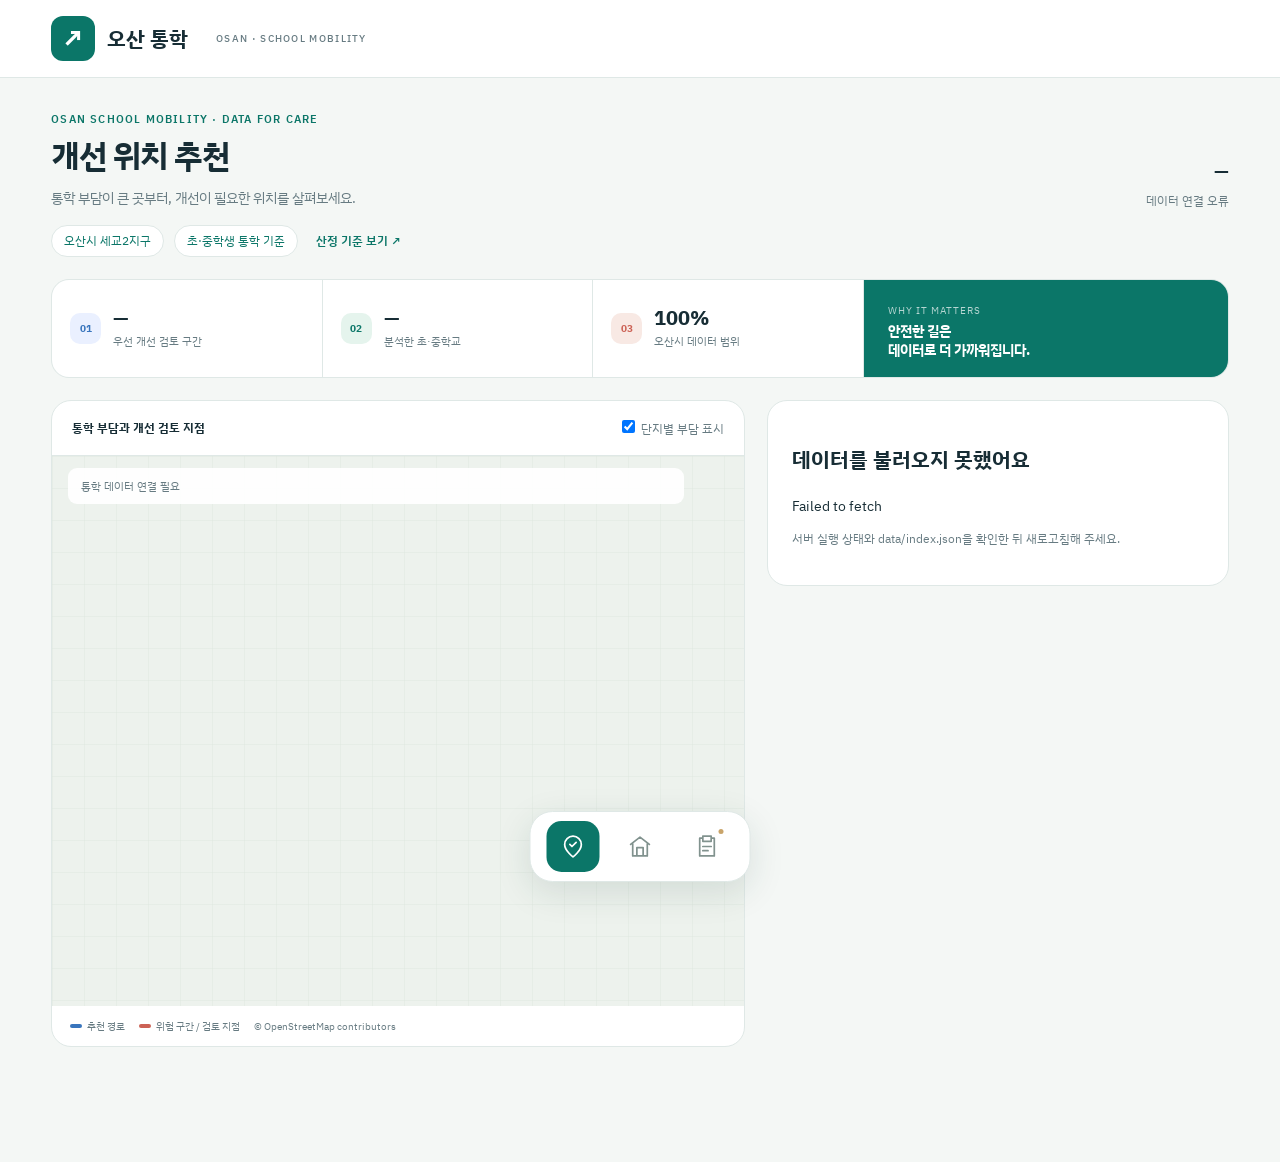
<file: web/index.html>
<!doctype html>
<html lang="ko">
<head>
<style>.map-status:empty{display:none}</style>
<meta charset="utf-8"><meta name="viewport" content="width=device-width,initial-scale=1">
<title>오산 통학 · 함께 만드는 편안한 등굣길</title>
<link rel="preconnect" href="https://fonts.googleapis.com">
<link rel="preconnect" href="https://fonts.gstatic.com" crossorigin>
<link href="https://fonts.googleapis.com/css2?family=IBM+Plex+Sans+KR:wght@400;500;600;700&display=swap" rel="stylesheet">
<link rel="stylesheet" href="app.css?v=20261016-5">
</head>
<body>
<header class="top"><a class="brand" href="#recommend"><span class="brand-icon">↗</span>오산 통학<span class="brand-sub">OSAN · SCHOOL MOBILITY</span></a></header>
<main>
  <section class="intro"><div><p class="eyebrow">OSAN SCHOOL MOBILITY · DATA FOR CARE</p><h1 id="pageTitle">개선 위치 추천</h1><p id="pageDesc">통학 부담이 큰 곳부터, 개선이 필요한 위치를 살펴보세요.</p><div class="intro-actions"><span class="scope-chip">오산시 세교2지구</span><span class="scope-chip">초·중학생 통학 기준</span><button class="text-button" id="methodButton" type="button">산정 기준 보기 ↗</button></div></div><div class="coverage"><strong id="coverage">—</strong><span id="dataStatus">데이터 확인 중</span></div></section>
  <section class="impact-strip" aria-label="프로젝트 핵심 지표">
    <div class="impact-item"><span class="impact-icon">01</span><div><strong id="riskCount">—</strong><small>우선 개선 검토 구간</small></div></div>
    <div class="impact-item"><span class="impact-icon mint">02</span><div><strong id="schoolCount">—</strong><small>분석한 초·중학교</small></div></div>
    <div class="impact-item"><span class="impact-icon coral">03</span><div><strong>100%</strong><small>오산시 데이터 범위</small></div></div>
    <div class="impact-message"><span>WHY IT MATTERS</span><strong>안전한 길은<br>데이터로 더 가까워집니다.</strong></div>
  </section>
  <div class="workspace">
    <section class="map-card" aria-label="통학 지도"><div class="map-toolbar"><span id="mapTitle">통학 부담과 개선 검토 지점</span><label><input type="checkbox" id="burden" checked> 단지별 부담 표시</label></div><div class="map-stage"><div id="naverMap"></div><svg id="overview" viewBox="0 0 800 650" role="img" aria-label="실제 좌표 기반 통학 경로 개요"></svg><div id="mapStatus" class="map-status" role="status"></div></div><div class="legend"><span><i class="blue"></i>추천 경로</span><span><i class="red"></i>위험 구간 / 검토 지점</span><span>© OpenStreetMap contributors</span></div></section>
    <section class="panel" id="panel" aria-label="분석 결과" aria-live="polite"><p>통학 데이터를 불러오는 중입니다.</p></section>
  </div>
</main>
<nav class="bottom-nav" aria-label="주요 메뉴">
  <button data-page="recommend" aria-label="개선 위치 추천" title="개선 위치 추천" aria-current="page"><svg viewBox="0 0 24 24" aria-hidden="true"><path d="M20 10c0 6-8 12-8 12S4 16 4 10a8 8 0 1 1 16 0Z"/><path d="m9 10 2 2 4-4"/></svg><span class="tooltip">개선 위치 추천</span></button>
  <button data-page="commute" aria-label="우리 집 통학길" title="우리 집 통학길"><svg viewBox="0 0 24 24" aria-hidden="true"><path d="m3 10 9-7 9 7M5 9v12h14V9M9 21v-8h6v8"/></svg><span class="tooltip">우리 집 통학길</span></button>
  <button id="surveyButton" aria-label="현장 의견조사 · 설문 조사" title="현장 의견조사 · 설문 조사"><svg viewBox="0 0 24 24" aria-hidden="true"><path d="M8 4H5v17h14V4h-3M8 2h8v5H8zM8 12h8M8 16h5"/></svg><span class="tooltip">현장 의견조사</span><span class="pending-dot"></span></button>
</nav>
<dialog id="surveyDialog"><div class="dialog-inner"><form method="dialog"><button class="dialog-close" type="submit" aria-label="설문 안내 닫기" title="닫기">×</button></form><span class="pill">설문 조사</span><h2>주민 실태조사에 참여해주세요</h2><p>더 나은 환경 개선을 위해 주민 실태조사를 진행 중입니다.<br>아래 버튼을 누르시면 실태조사 구글폼으로 연결됩니다.</p><form method="dialog"><button id="surveyLink" class="primary" type="submit">구글폼 열기 ↗</button></form></div></dialog>
<dialog id="methodDialog"><div class="dialog-inner"><span class="pill">분석 방법</span><h2>통학 부담 지수는 이렇게 계산해요</h2><p>도보 경로의 시간과 위험 구간을 함께 보고, 위험한 최단 경로 대신 제한된 우회 경로를 추천합니다.</p><div class="method-grid"><span><b>01</b> 보행망 구축</span><span><b>02</b> 위험도 산정</span><span><b>03</b> 안전 경로 비교</span><span><b>04</b> 개선 우선순위</span></div><form method="dialog"><button class="primary">확인</button></form></div></dialog>
<script src="config.js?v=20261016-1"></script><script src="app.js?v=20261023-2"></script>
</body></html>
</file>
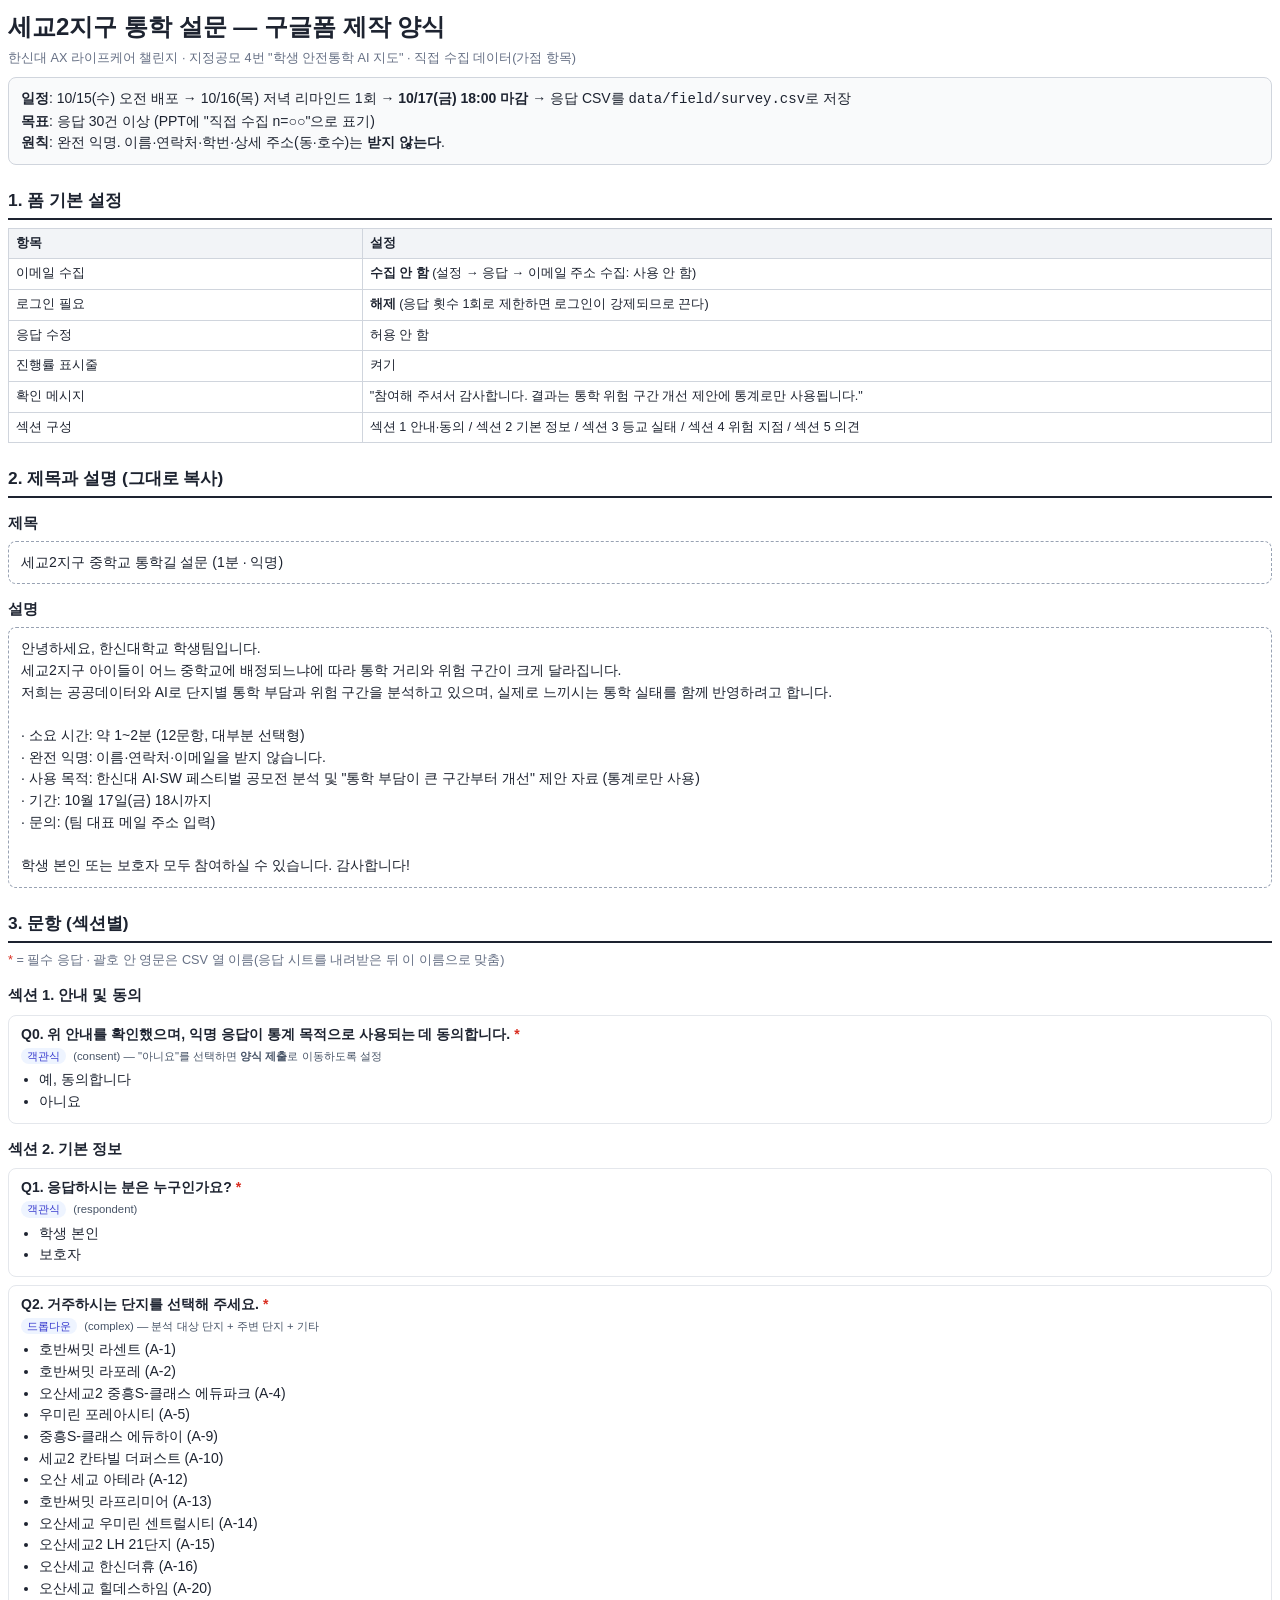
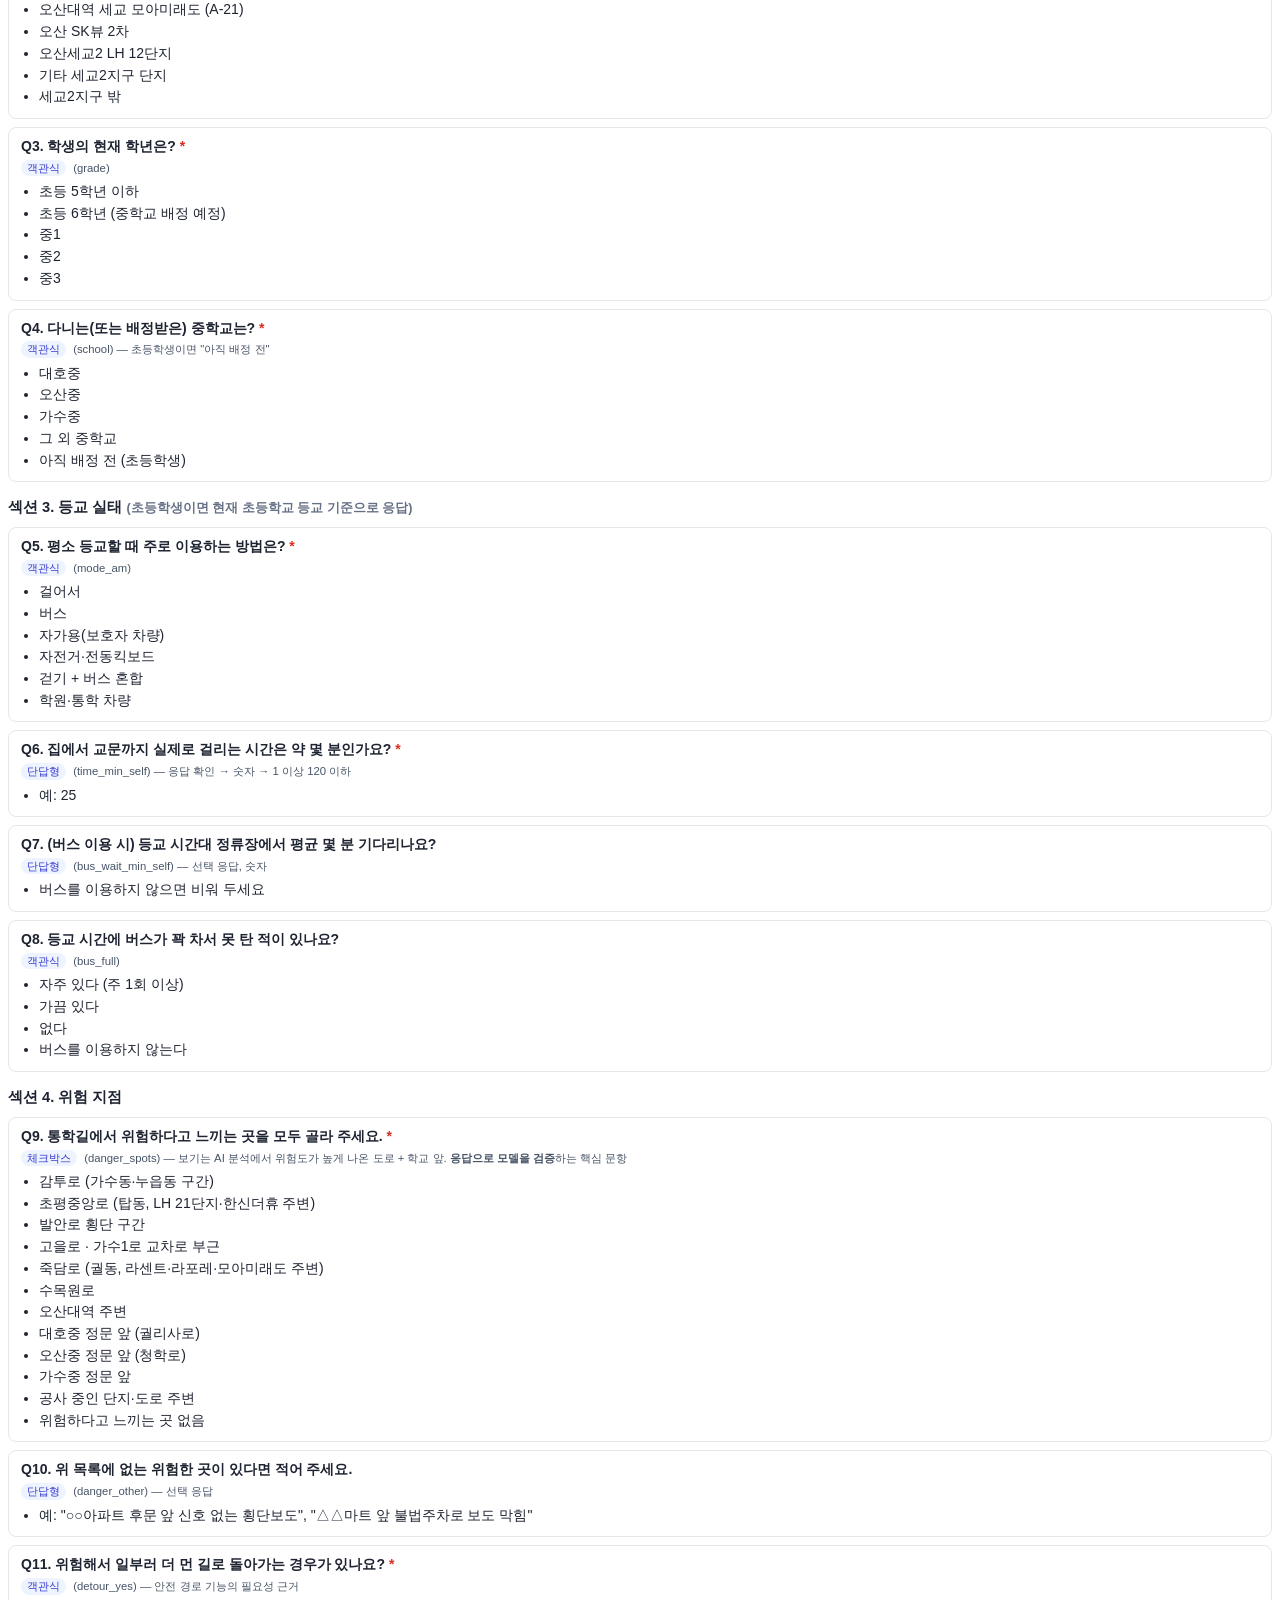
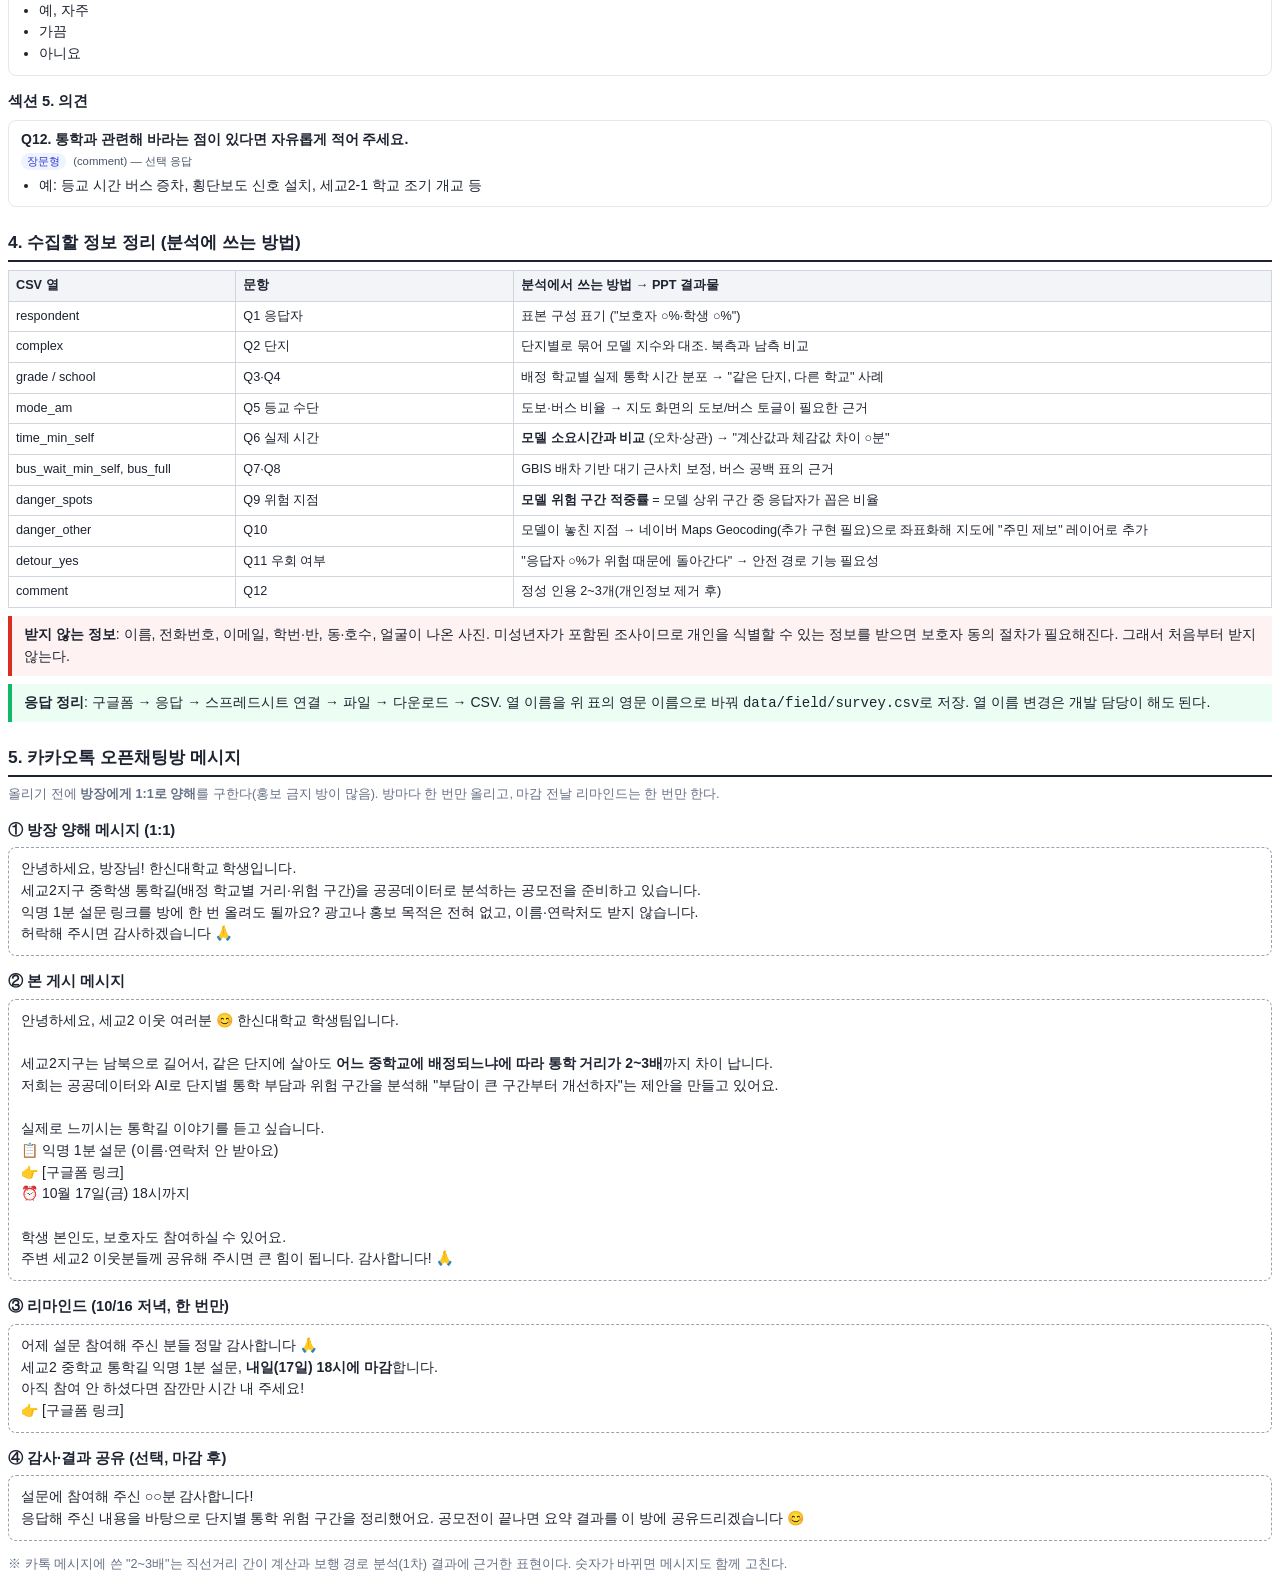
<file: docs/survey_form.html>
<!doctype html>
<html lang="ko">
<head>
<meta charset="utf-8">
<title>세교2 통학 설문 구글폼 양식</title>
<style>
  @page { size: A4; margin: 16mm 15mm; }
  body { font-family: "Malgun Gothic", sans-serif; color: #1d2330; font-size: 10.5pt; line-height: 1.55; }
  h1 { font-size: 18pt; margin: 0 0 4px; }
  h2 { font-size: 13pt; margin: 22px 0 8px; padding-bottom: 4px; border-bottom: 2px solid #1d2330; }
  h3 { font-size: 11pt; margin: 14px 0 6px; }
  .sub { color: #667085; font-size: 9.5pt; }
  .box { border: 1px solid #d0d5dd; border-radius: 8px; padding: 10px 12px; background: #f9fafb; margin: 8px 0; }
  .copy { border: 1px dashed #98a2b3; border-radius: 8px; padding: 10px 12px; background: #fff; white-space: pre-wrap; margin: 6px 0; }
  table { border-collapse: collapse; width: 100%; font-size: 9.5pt; margin: 6px 0; }
  th, td { border: 1px solid #d0d5dd; padding: 5px 7px; vertical-align: top; text-align: left; }
  th { background: #f2f4f7; }
  .q { page-break-inside: avoid; border: 1px solid #e4e7ec; border-radius: 8px; padding: 8px 12px; margin: 8px 0; }
  .q .t { font-weight: 700; }
  .q .meta { font-size: 8.5pt; color: #475467; margin: 2px 0 4px; }
  .req { color: #d92d20; }
  .tag { display: inline-block; font-size: 8pt; padding: 0 6px; border-radius: 999px; background: #eef4ff; color: #3538cd; margin-right: 4px; }
  ul { margin: 2px 0 2px 18px; padding: 0; }
  .pb { page-break-before: always; }
  .warn { border-left: 4px solid #d92d20; background: #fef3f2; padding: 8px 12px; margin: 8px 0; }
  .ok { border-left: 4px solid #12b76a; background: #ecfdf3; padding: 8px 12px; margin: 8px 0; }
</style>
</head>
<body>

<h1>세교2지구 통학 설문 — 구글폼 제작 양식</h1>
<div class="sub">한신대 AX 라이프케어 챌린지 · 지정공모 4번 "학생 안전통학 AI 지도" · 직접 수집 데이터(가점 항목)</div>

<div class="box">
<b>일정</b>: 10/15(수) 오전 배포 → 10/16(목) 저녁 리마인드 1회 → <b>10/17(금) 18:00 마감</b> → 응답 CSV를 <code>data/field/survey.csv</code>로 저장<br>
<b>목표</b>: 응답 30건 이상 (PPT에 "직접 수집 n=○○"으로 표기)<br>
<b>원칙</b>: 완전 익명. 이름·연락처·학번·상세 주소(동·호수)는 <b>받지 않는다</b>.
</div>

<h2>1. 폼 기본 설정</h2>
<table>
<tr><th style="width:28%">항목</th><th>설정</th></tr>
<tr><td>이메일 수집</td><td><b>수집 안 함</b> (설정 → 응답 → 이메일 주소 수집: 사용 안 함)</td></tr>
<tr><td>로그인 필요</td><td><b>해제</b> (응답 횟수 1회로 제한하면 로그인이 강제되므로 끈다)</td></tr>
<tr><td>응답 수정</td><td>허용 안 함</td></tr>
<tr><td>진행률 표시줄</td><td>켜기</td></tr>
<tr><td>확인 메시지</td><td>"참여해 주셔서 감사합니다. 결과는 통학 위험 구간 개선 제안에 통계로만 사용됩니다."</td></tr>
<tr><td>섹션 구성</td><td>섹션 1 안내·동의 / 섹션 2 기본 정보 / 섹션 3 등교 실태 / 섹션 4 위험 지점 / 섹션 5 의견</td></tr>
</table>

<h2>2. 제목과 설명 (그대로 복사)</h2>
<h3>제목</h3>
<div class="copy">세교2지구 중학교 통학길 설문 (1분 · 익명)</div>
<h3>설명</h3>
<div class="copy">안녕하세요, 한신대학교 학생팀입니다.
세교2지구 아이들이 어느 중학교에 배정되느냐에 따라 통학 거리와 위험 구간이 크게 달라집니다.
저희는 공공데이터와 AI로 단지별 통학 부담과 위험 구간을 분석하고 있으며, 실제로 느끼시는 통학 실태를 함께 반영하려고 합니다.

· 소요 시간: 약 1~2분 (12문항, 대부분 선택형)
· 완전 익명: 이름·연락처·이메일을 받지 않습니다.
· 사용 목적: 한신대 AI·SW 페스티벌 공모전 분석 및 "통학 부담이 큰 구간부터 개선" 제안 자료 (통계로만 사용)
· 기간: 10월 17일(금) 18시까지
· 문의: (팀 대표 메일 주소 입력)

학생 본인 또는 보호자 모두 참여하실 수 있습니다. 감사합니다!</div>

<h2>3. 문항 (섹션별)</h2>
<div class="sub"><span class="req">*</span> = 필수 응답 · 괄호 안 영문은 CSV 열 이름(응답 시트를 내려받은 뒤 이 이름으로 맞춤)</div>

<h3>섹션 1. 안내 및 동의</h3>
<div class="q"><div class="t">Q0. 위 안내를 확인했으며, 익명 응답이 통계 목적으로 사용되는 데 동의합니다. <span class="req">*</span></div>
<div class="meta"><span class="tag">객관식</span> (consent) — "아니요"를 선택하면 <b>양식 제출</b>로 이동하도록 설정</div>
<ul><li>예, 동의합니다</li><li>아니요</li></ul></div>

<h3>섹션 2. 기본 정보</h3>
<div class="q"><div class="t">Q1. 응답하시는 분은 누구인가요? <span class="req">*</span></div>
<div class="meta"><span class="tag">객관식</span> (respondent)</div>
<ul><li>학생 본인</li><li>보호자</li></ul></div>

<div class="q"><div class="t">Q2. 거주하시는 단지를 선택해 주세요. <span class="req">*</span></div>
<div class="meta"><span class="tag">드롭다운</span> (complex) — 분석 대상 단지 + 주변 단지 + 기타</div>
<ul>
<li>호반써밋 라센트 (A-1)</li><li>호반써밋 라포레 (A-2)</li><li>오산세교2 중흥S-클래스 에듀파크 (A-4)</li>
<li>우미린 포레아시티 (A-5)</li><li>중흥S-클래스 에듀하이 (A-9)</li><li>세교2 칸타빌 더퍼스트 (A-10)</li>
<li>오산 세교 아테라 (A-12)</li><li>호반써밋 라프리미어 (A-13)</li><li>오산세교 우미린 센트럴시티 (A-14)</li>
<li>오산세교2 LH 21단지 (A-15)</li><li>오산세교 한신더휴 (A-16)</li><li>오산세교 힐데스하임 (A-20)</li>
<li>오산대역 세교 모아미래도 (A-21)</li><li>오산 SK뷰 2차</li><li>오산세교2 LH 12단지</li>
<li>기타 세교2지구 단지</li><li>세교2지구 밖</li>
</ul></div>

<div class="q"><div class="t">Q3. 학생의 현재 학년은? <span class="req">*</span></div>
<div class="meta"><span class="tag">객관식</span> (grade)</div>
<ul><li>초등 5학년 이하</li><li>초등 6학년 (중학교 배정 예정)</li><li>중1</li><li>중2</li><li>중3</li></ul></div>

<div class="q"><div class="t">Q4. 다니는(또는 배정받은) 중학교는? <span class="req">*</span></div>
<div class="meta"><span class="tag">객관식</span> (school) — 초등학생이면 "아직 배정 전"</div>
<ul><li>대호중</li><li>오산중</li><li>가수중</li><li>그 외 중학교</li><li>아직 배정 전 (초등학생)</li></ul></div>

<h3>섹션 3. 등교 실태 <span class="sub">(초등학생이면 현재 초등학교 등교 기준으로 응답)</span></h3>
<div class="q"><div class="t">Q5. 평소 등교할 때 주로 이용하는 방법은? <span class="req">*</span></div>
<div class="meta"><span class="tag">객관식</span> (mode_am)</div>
<ul><li>걸어서</li><li>버스</li><li>자가용(보호자 차량)</li><li>자전거·전동킥보드</li><li>걷기 + 버스 혼합</li><li>학원·통학 차량</li></ul></div>

<div class="q"><div class="t">Q6. 집에서 교문까지 실제로 걸리는 시간은 약 몇 분인가요? <span class="req">*</span></div>
<div class="meta"><span class="tag">단답형</span> (time_min_self) — 응답 확인 → 숫자 → 1 이상 120 이하</div>
<ul><li>예: 25</li></ul></div>

<div class="q"><div class="t">Q7. (버스 이용 시) 등교 시간대 정류장에서 평균 몇 분 기다리나요?</div>
<div class="meta"><span class="tag">단답형</span> (bus_wait_min_self) — 선택 응답, 숫자</div>
<ul><li>버스를 이용하지 않으면 비워 두세요</li></ul></div>

<div class="q"><div class="t">Q8. 등교 시간에 버스가 꽉 차서 못 탄 적이 있나요?</div>
<div class="meta"><span class="tag">객관식</span> (bus_full)</div>
<ul><li>자주 있다 (주 1회 이상)</li><li>가끔 있다</li><li>없다</li><li>버스를 이용하지 않는다</li></ul></div>

<h3>섹션 4. 위험 지점</h3>
<div class="q"><div class="t">Q9. 통학길에서 위험하다고 느끼는 곳을 모두 골라 주세요. <span class="req">*</span></div>
<div class="meta"><span class="tag">체크박스</span> (danger_spots) — 보기는 AI 분석에서 위험도가 높게 나온 도로 + 학교 앞. <b>응답으로 모델을 검증</b>하는 핵심 문항</div>
<ul>
<li>감투로 (가수동·누읍동 구간)</li><li>초평중앙로 (탑동, LH 21단지·한신더휴 주변)</li><li>발안로 횡단 구간</li>
<li>고을로 · 가수1로 교차로 부근</li><li>죽담로 (궐동, 라센트·라포레·모아미래도 주변)</li><li>수목원로</li>
<li>오산대역 주변</li><li>대호중 정문 앞 (궐리사로)</li><li>오산중 정문 앞 (청학로)</li><li>가수중 정문 앞</li>
<li>공사 중인 단지·도로 주변</li><li>위험하다고 느끼는 곳 없음</li>
</ul></div>

<div class="q"><div class="t">Q10. 위 목록에 없는 위험한 곳이 있다면 적어 주세요.</div>
<div class="meta"><span class="tag">단답형</span> (danger_other) — 선택 응답</div>
<ul><li>예: "○○아파트 후문 앞 신호 없는 횡단보도", "△△마트 앞 불법주차로 보도 막힘"</li></ul></div>

<div class="q"><div class="t">Q11. 위험해서 일부러 더 먼 길로 돌아가는 경우가 있나요? <span class="req">*</span></div>
<div class="meta"><span class="tag">객관식</span> (detour_yes) — 안전 경로 기능의 필요성 근거</div>
<ul><li>예, 자주</li><li>가끔</li><li>아니요</li></ul></div>

<h3>섹션 5. 의견</h3>
<div class="q"><div class="t">Q12. 통학과 관련해 바라는 점이 있다면 자유롭게 적어 주세요.</div>
<div class="meta"><span class="tag">장문형</span> (comment) — 선택 응답</div>
<ul><li>예: 등교 시간 버스 증차, 횡단보도 신호 설치, 세교2-1 학교 조기 개교 등</li></ul></div>

<h2 class="pb">4. 수집할 정보 정리 (분석에 쓰는 방법)</h2>
<table>
<tr><th style="width:18%">CSV 열</th><th style="width:22%">문항</th><th>분석에서 쓰는 방법 → PPT 결과물</th></tr>
<tr><td>respondent</td><td>Q1 응답자</td><td>표본 구성 표기 ("보호자 ○%·학생 ○%")</td></tr>
<tr><td>complex</td><td>Q2 단지</td><td>단지별로 묶어 모델 지수와 대조. 북측과 남측 비교</td></tr>
<tr><td>grade / school</td><td>Q3·Q4</td><td>배정 학교별 실제 통학 시간 분포 → "같은 단지, 다른 학교" 사례</td></tr>
<tr><td>mode_am</td><td>Q5 등교 수단</td><td>도보·버스 비율 → 지도 화면의 도보/버스 토글이 필요한 근거</td></tr>
<tr><td>time_min_self</td><td>Q6 실제 시간</td><td><b>모델 소요시간과 비교</b> (오차·상관) → "계산값과 체감값 차이 ○분"</td></tr>
<tr><td>bus_wait_min_self, bus_full</td><td>Q7·Q8</td><td>GBIS 배차 기반 대기 근사치 보정, 버스 공백 표의 근거</td></tr>
<tr><td>danger_spots</td><td>Q9 위험 지점</td><td><b>모델 위험 구간 적중률</b> = 모델 상위 구간 중 응답자가 꼽은 비율</td></tr>
<tr><td>danger_other</td><td>Q10</td><td>모델이 놓친 지점 → 네이버 Maps Geocoding(추가 구현 필요)으로 좌표화해 지도에 "주민 제보" 레이어로 추가</td></tr>
<tr><td>detour_yes</td><td>Q11 우회 여부</td><td>"응답자 ○%가 위험 때문에 돌아간다" → 안전 경로 기능 필요성</td></tr>
<tr><td>comment</td><td>Q12</td><td>정성 인용 2~3개(개인정보 제거 후)</td></tr>
</table>

<div class="warn"><b>받지 않는 정보</b>: 이름, 전화번호, 이메일, 학번·반, 동·호수, 얼굴이 나온 사진. 미성년자가 포함된 조사이므로 개인을 식별할 수 있는 정보를 받으면 보호자 동의 절차가 필요해진다. 그래서 처음부터 받지 않는다.</div>
<div class="ok"><b>응답 정리</b>: 구글폼 → 응답 → 스프레드시트 연결 → 파일 → 다운로드 → CSV. 열 이름을 위 표의 영문 이름으로 바꿔 <code>data/field/survey.csv</code>로 저장. 열 이름 변경은 개발 담당이 해도 된다.</div>

<h2>5. 카카오톡 오픈채팅방 메시지</h2>
<div class="sub">올리기 전에 <b>방장에게 1:1로 양해</b>를 구한다(홍보 금지 방이 많음). 방마다 한 번만 올리고, 마감 전날 리마인드는 한 번만 한다.</div>

<h3>① 방장 양해 메시지 (1:1)</h3>
<div class="copy">안녕하세요, 방장님! 한신대학교 학생입니다.
세교2지구 중학생 통학길(배정 학교별 거리·위험 구간)을 공공데이터로 분석하는 공모전을 준비하고 있습니다.
익명 1분 설문 링크를 방에 한 번 올려도 될까요? 광고나 홍보 목적은 전혀 없고, 이름·연락처도 받지 않습니다.
허락해 주시면 감사하겠습니다 🙏</div>

<h3>② 본 게시 메시지</h3>
<div class="copy">안녕하세요, 세교2 이웃 여러분 😊 한신대학교 학생팀입니다.

세교2지구는 남북으로 길어서, 같은 단지에 살아도 <b>어느 중학교에 배정되느냐에 따라 통학 거리가 2~3배</b>까지 차이 납니다.
저희는 공공데이터와 AI로 단지별 통학 부담과 위험 구간을 분석해 "부담이 큰 구간부터 개선하자"는 제안을 만들고 있어요.

실제로 느끼시는 통학길 이야기를 듣고 싶습니다.
📋 익명 1분 설문 (이름·연락처 안 받아요)
👉 [구글폼 링크]
⏰ 10월 17일(금) 18시까지

학생 본인도, 보호자도 참여하실 수 있어요.
주변 세교2 이웃분들께 공유해 주시면 큰 힘이 됩니다. 감사합니다! 🙏</div>

<h3>③ 리마인드 (10/16 저녁, 한 번만)</h3>
<div class="copy">어제 설문 참여해 주신 분들 정말 감사합니다 🙏
세교2 중학교 통학길 익명 1분 설문, <b>내일(17일) 18시에 마감</b>합니다.
아직 참여 안 하셨다면 잠깐만 시간 내 주세요!
👉 [구글폼 링크]</div>

<h3>④ 감사·결과 공유 (선택, 마감 후)</h3>
<div class="copy">설문에 참여해 주신 ○○분 감사합니다!
응답해 주신 내용을 바탕으로 단지별 통학 위험 구간을 정리했어요. 공모전이 끝나면 요약 결과를 이 방에 공유드리겠습니다 😊</div>

<div class="sub" style="margin-top:14px">※ 카톡 메시지에 쓴 "2~3배"는 직선거리 간이 계산과 보행 경로 분석(1차) 결과에 근거한 표현이다. 숫자가 바뀌면 메시지도 함께 고친다.</div>

</body>
</html>
</file>
<file: web/app.css>
:root{--ink:#172d35;--muted:#677b82;--teal:#0b7668;--teal-dark:#075449;--line:#dfe8e6;--bg:#f4f7f5;--red:#cc6255;--blue:#3975bd;--cream:#f8f5ed}*{box-sizing:border-box}body{margin:0;background:var(--bg);color:var(--ink);font:14px/1.65 "IBM Plex Sans KR","Malgun Gothic",sans-serif}button,select,input{font:inherit}button,a,input,select{-webkit-tap-highlight-color:transparent}button{cursor:pointer}button:focus-visible,a:focus-visible,select:focus-visible,input:focus-visible{outline:3px solid #26a995;outline-offset:4px}button:disabled{cursor:default}button[aria-disabled=true]{opacity:.55}.top{height:78px;border-bottom:1px solid var(--line);background:#fff;display:flex;align-items:center;justify-content:space-between;padding:0 4vw}.brand{display:flex;align-items:center;gap:12px;text-decoration:none;color:var(--ink);font-size:21px;font-weight:700}.brand-icon{background:var(--teal);color:white;border-radius:12px;padding:0 10px;font-size:27px}.brand-sub{font-size:10px;letter-spacing:1.3px;color:var(--muted);font-weight:500;margin-left:16px}.pill,.scope-chip{font-size:12px;color:var(--teal);background:#e6f2ed;padding:5px 12px;border-radius:20px}.scope-chip{background:#fff;border:1px solid var(--line);margin-right:5px}.text-button{border:0;background:none;color:var(--teal);font-size:12px;font-weight:600;padding:5px 0}.intro-actions{display:flex;align-items:center;gap:5px;margin-top:16px}.intro-actions .text-button{margin-left:8px}main{max-width:1600px;margin:auto;padding:24px 4vw 115px}.intro{display:flex;align-items:center;justify-content:space-between;gap:20px;margin:8px 0 22px}.eyebrow{font-size:11px;letter-spacing:1.2px;color:var(--teal);margin:0 0 5px;font-weight:600}h1{font-size:32px;letter-spacing:-1.5px;line-height:1.4;margin:0 0 8px}p{margin:0 0 12px}#pageDesc{color:var(--muted);margin:0}.coverage{text-align:right;display:grid;gap:4px}.coverage strong{font-size:19px}.coverage span{font-size:12px;color:var(--muted)}.impact-strip{display:grid;grid-template-columns:repeat(3,1fr) 1.35fr;gap:1px;background:var(--line);border:1px solid var(--line);border-radius:18px;overflow:hidden;margin-bottom:22px}.impact-item,.impact-message{background:#fff;padding:17px 18px;display:flex;align-items:center;gap:12px}.impact-icon{display:grid;place-items:center;width:31px;height:31px;border-radius:10px;background:#eaf0ff;color:var(--blue);font-size:10px;font-weight:700}.impact-icon.mint{background:#e5f4ed;color:var(--teal)}.impact-icon.coral{background:#f8e9e4;color:var(--red)}.impact-item strong{display:block;font-size:20px;line-height:1.1}.impact-item small{display:block;color:var(--muted);font-size:11px;margin-top:3px}.impact-message{background:var(--teal);color:white;display:block;padding-left:24px}.impact-message span{font-size:10px;letter-spacing:1px;opacity:.7}.impact-message strong{display:block;line-height:1.35;margin-top:2px}.workspace{display:grid;grid-template-columns:minmax(0,1.5fr) minmax(320px,1fr);gap:22px;align-items:start}.map-card,.panel{background:white;border:1px solid var(--line);border-radius:20px;overflow:hidden}.map-toolbar{padding:16px 20px;display:flex;justify-content:space-between;gap:12px;align-items:center;border-bottom:1px solid var(--line);font-size:12px}.map-toolbar>span{font-weight:700}.map-toolbar label{color:var(--muted);white-space:nowrap}.map-stage{height:550px;position:relative;background:#edf2ed;background-image:linear-gradient(#dce6dd66 1px,transparent 1px),linear-gradient(90deg,#dce6dd66 1px,transparent 1px);background-size:32px 32px}#naverMap,#overview{width:100%;height:100%;position:absolute;inset:0}#naverMap{display:none}.map-status{position:absolute;top:12px;left:16px;right:60px;z-index:5;background:#fffffff0;padding:9px 13px;border-radius:9px;font-size:11px;color:var(--muted);pointer-events:none}.legend{display:flex;gap:14px;padding:12px 18px;flex-wrap:wrap;font-size:10px;color:var(--muted)}.legend span{display:flex;align-items:center;gap:5px}.legend i{width:12px;height:4px;display:inline-block;border-radius:2px}.blue{background:var(--blue)}.gray{background:#8a999c}.red{background:var(--red)}.panel{padding:24px;max-height:660px;overflow:auto}.panel-title{margin-top:10px}.panel-lead{font-size:12px;color:var(--muted);line-height:1.6}.small{font-size:12px;color:var(--muted)}.tabs{display:flex;gap:6px;background:#f1f5f3;padding:5px;border-radius:11px;margin:15px 0 18px}.tabs button{border:0;background:transparent;padding:8px 10px;border-radius:8px;flex:1;font-size:12px;color:var(--muted)}.tabs button.active{background:white;color:var(--teal);font-weight:700;box-shadow:0 1px 4px #0000000d}.notice{background:#f3f7f4;border:1px solid var(--line);border-radius:12px;padding:14px;color:var(--muted);font-size:12px;margin:12px 0 16px}.candidate,.school-card{display:block;width:100%;text-align:left;border:1px solid var(--line);border-radius:12px;background:white;padding:15px;margin:10px 0;color:var(--ink);transition:border-color .18s,transform .18s,box-shadow .18s}.candidate:hover,.school-card:hover{border-color:#8cc8bb;transform:translateY(-1px);box-shadow:0 5px 16px #173c3610}.candidate.selected,.school-card.selected{border-color:var(--teal);background:#f1f9f5}.row{display:flex;justify-content:space-between;align-items:center;gap:10px}.rank{background:#e4eee9;color:var(--teal);border-radius:8px;padding:2px 8px;font-size:12px}.score{font-size:22px;font-weight:700;color:var(--teal)}.tags{display:flex;gap:12px;flex-wrap:wrap;font-size:12px;color:var(--muted);margin-top:7px}.priority-meter{height:4px;background:#edf2ef;border-radius:4px;margin:10px 0 7px;overflow:hidden}.priority-meter i{display:block;height:100%;background:linear-gradient(90deg,var(--teal),#d19a5d);border-radius:4px}.field{display:block;margin:0 0 14px;font-size:12px;color:var(--muted)}select{display:block;width:100%;margin-top:6px;padding:11px 12px;border:1px solid var(--line);border-radius:10px;background:white;color:var(--ink)}.primary{display:inline-block;background:var(--teal);color:white;border:0;border-radius:10px;padding:10px 16px;font-weight:700}.empty{padding:20px 0}.empty p{color:var(--muted);font-size:13px}.metric-grid{display:grid;grid-template-columns:1fr 1fr;gap:12px;margin:18px 0}.metric{padding:16px;border-radius:12px;background:#f1f5f3}.metric span{font-size:11px;color:var(--muted);display:block}.metric strong{font-size:22px}.compare-table{width:100%;border-collapse:collapse;font-size:12px;margin:15px 0}.compare-table th,.compare-table td{padding:12px 6px;text-align:right;border-bottom:1px solid var(--line)}.compare-table th:first-child,.compare-table td:first-child{text-align:left}.proof-card{display:grid;grid-template-columns:1.5fr 1fr;gap:40px;background:var(--cream);border:1px solid #e9e0cd;border-radius:18px;padding:24px 28px;margin-top:22px}.proof-card h2{margin-top:7px}.proof-card p{color:var(--muted);font-size:12px;max-width:680px}.proof-list{display:grid;grid-template-columns:1fr 1fr;gap:10px;align-content:center}.proof-list span{font-size:11px;color:var(--muted)}.proof-list b{display:block;color:var(--teal);font-size:20px}.method-grid{display:grid;grid-template-columns:1fr 1fr;gap:10px;margin:18px 0}.method-grid span{background:#f1f5f3;padding:10px;border-radius:9px;font-size:12px}.method-grid b{color:var(--teal);margin-right:7px}.footnote{font-size:11px;color:var(--muted);margin-top:16px}.bottom-nav{position:fixed;bottom:max(18px,env(safe-area-inset-bottom));left:50%;transform:translateX(-50%);z-index:20;display:flex;gap:14px;background:#fff;border:1px solid var(--line);padding:9px 16px;border-radius:23px;box-shadow:0 10px 35px #173c3620}.bottom-nav button{position:relative;display:grid;place-items:center;width:53px;height:51px;border:0;background:transparent;border-radius:15px;color:#81928e}.bottom-nav button[aria-current=page]{background:var(--teal);color:white}.bottom-nav svg{width:25px;height:25px;fill:none;stroke:currentColor;stroke-width:1.65;stroke-linejoin:round;stroke-linecap:round}.tooltip{position:absolute;bottom:62px;white-space:nowrap;background:var(--ink);color:white;padding:5px 10px;border-radius:7px;font-size:11px;opacity:0;pointer-events:none}.bottom-nav button:hover .tooltip,.bottom-nav button:focus-visible .tooltip{opacity:1}.pending-dot{position:absolute;right:10px;top:8px;width:5px;height:5px;background:#c9a46a;border-radius:50%}dialog{border:1px solid var(--line);border-radius:20px;max-width:400px;width:90%}dialog::backdrop{background:#193b364a}.dialog-inner{padding:20px}.dialog-inner h2{margin-top:16px}.dialog-inner p{color:var(--muted)}.map-pin{border:2px solid white;border-radius:50%;background:var(--teal);color:white;padding:0;width:30px;height:30px;display:grid;place-items:center;font-size:11px;line-height:1;box-shadow:0 2px 5px #0002}
.map-pin.candidate-pin{width:30px;height:30px}
.map-pin.bus-pin,.map-pin.school-pin{width:38px;height:38px}.map-pin.school{background:#243f4a}
.school-level{font-size:10px;color:var(--teal);background:#e6f2ed;border-radius:8px;padding:2px 7px;margin-left:auto}.row{display:flex;justify-content:space-between;align-items:center;gap:10px}.rank{background:#e4eee9;color:var(--teal);border-radius:8px;padding:2px 8px;font-size:12px}.score{font-size:22px;font-weight:700;color:var(--teal)}.tags{display:flex;gap:12px;flex-wrap:wrap;font-size:12px;color:var(--muted);margin-top:7px}.priority-meter{height:4px;background:#edf2ef;border-radius:4px;margin:10px 0 7px;overflow:hidden}.priority-meter i{display:block;height:100%;background:linear-gradient(90deg,var(--teal),#d19a5d);border-radius:4px}.field{display:block;margin:0 0 14px;font-size:12px;color:var(--muted)}select{display:block;width:100%;margin-top:6px;padding:11px 12px;border:1px solid var(--line);border-radius:10px;background:white;color:var(--ink)}.primary{display:inline-block;background:var(--teal);color:white;border:0;border-radius:10px;padding:10px 16px;font-weight:700}.empty{padding:20px 0}.empty p{color:var(--muted);font-size:13px}.metric-grid{display:grid;grid-template-columns:1fr 1fr;gap:12px;margin:18px 0}.metric{padding:16px;border-radius:12px;background:#f1f5f3}.metric span{font-size:11px;color:var(--muted);display:block}.metric strong{font-size:22px}.compare-table{width:100%;border-collapse:collapse;font-size:12px;margin:15px 0}.compare-table th,.compare-table td{padding:12px 6px;text-align:right;border-bottom:1px solid var(--line)}.compare-table th:first-child,.compare-table td:first-child{text-align:left}.proof-card{display:grid;grid-template-columns:1.5fr 1fr;gap:40px;background:var(--cream);border:1px solid #e9e0cd;border-radius:18px;padding:24px 28px;margin-top:22px}.proof-card h2{margin-top:7px}.proof-card p{color:var(--muted);font-size:12px;max-width:680px}.proof-list{display:grid;grid-template-columns:1fr 1fr;gap:10px;align-content:center}.proof-list span{font-size:11px;color:var(--muted)}.proof-list b{display:block;color:var(--teal);font-size:20px}.method-grid{display:grid;grid-template-columns:1fr 1fr;gap:10px;margin:18px 0}.method-grid span{background:#f1f5f3;padding:10px;border-radius:9px;font-size:12px}.method-grid b{color:var(--teal);margin-right:7px}.footnote{font-size:11px;color:var(--muted);margin-top:16px}.bottom-nav{position:fixed;bottom:max(18px,env(safe-area-inset-bottom));left:50%;transform:translateX(-50%);z-index:20;display:flex;gap:14px;background:#fff;border:1px solid var(--line);padding:9px 16px;border-radius:23px;box-shadow:0 10px 35px #173c3620}.bottom-nav button{position:relative;display:grid;place-items:center;width:53px;height:51px;border:0;background:transparent;border-radius:15px;color:#81928e}.bottom-nav button[aria-current=page]{background:var(--teal);color:white}.bottom-nav svg{width:25px;height:25px;fill:none;stroke:currentColor;stroke-width:1.65;stroke-linejoin:round;stroke-linecap:round}.tooltip{position:absolute;bottom:62px;white-space:nowrap;background:var(--ink);color:white;padding:5px 10px;border-radius:7px;font-size:11px;opacity:0;pointer-events:none}.bottom-nav button:hover .tooltip,.bottom-nav button:focus-visible .tooltip{opacity:1}.pending-dot{position:absolute;right:10px;top:8px;width:5px;height:5px;background:#c9a46a;border-radius:50%}dialog{border:1px solid var(--line);border-radius:20px;max-width:400px;width:90%}dialog::backdrop{background:#193b364a}.dialog-inner{padding:20px}.dialog-inner h2{margin-top:16px}.dialog-inner p{color:var(--muted)}.map-pin{border:2px solid white;border-radius:9px;background:var(--teal);color:white;padding:4px 8px;font-size:11px;box-shadow:0 2px 5px #0002}.map-pin.school{background:#243f4a}
@media(min-width:1500px){.map-stage{height:620px}.panel{max-height:730px}}@media(max-width:850px){.workspace{grid-template-columns:1fr}.map-stage{height:360px}.panel{max-height:none}.coverage{display:none}.brand-sub{display:none}.top{height:64px}main{padding:20px 18px 115px}.intro{margin-top:0}.intro-actions{flex-wrap:wrap}h1{font-size:26px}.map-toolbar{padding:12px;font-size:11px}.panel{padding:20px}.bottom-nav{gap:10px}.legend{gap:10px}.impact-strip{grid-template-columns:1fr 1fr}.impact-message{grid-column:1/-1}.proof-card{grid-template-columns:1fr;gap:14px;padding:20px}.proof-list{grid-template-columns:repeat(3,1fr)}}
:root{--ink:#172d35;--muted:#677b82;--teal:#0b7668;--teal-dark:#075449;--line:#dfe8e6;--bg:#f4f7f5;--red:#cc6255;--blue:#3975bd;--cream:#f8f5ed}
.complex-picker{position:relative;z-index:5}
.complex-picker>label{display:block;margin-bottom:6px}
.complex-search{width:100%;border:1px solid var(--line);border-radius:12px;padding:11px 13px;background:#fff;color:var(--ink);outline:none}
.complex-search:focus{border-color:var(--teal);box-shadow:0 0 0 3px #0b76681c}
.complex-picker select{margin-top:8px}
.complex-suggestions{position:absolute;left:0;right:0;top:76px;display:grid;gap:3px;padding:6px;background:#fff;border:1px solid var(--line);border-radius:12px;box-shadow:0 12px 24px #17332b1a}
.complex-suggestions:empty{display:none}
.complex-suggestions button{border:0;border-radius:8px;padding:8px 10px;background:#fff;color:var(--ink);text-align:left}
.complex-suggestions button:hover,.complex-suggestions button:focus-visible{background:#edf7f4;color:var(--teal-dark)}
.field-hint{margin:5px 0 0;color:var(--muted);font-size:12px}
.school-card{transition:transform .16s ease,box-shadow .16s ease}
.school-card:hover{transform:translateY(-1px);box-shadow:0 8px 20px #17332b12}
.complex-picker{z-index:2}
.complex-list{display:grid;gap:4px;max-height:220px;overflow-y:auto;margin-top:8px;padding:6px;border:1px solid var(--line);border-radius:12px;background:#f8fbfa;overscroll-behavior:contain}
.complex-list button{border:1px solid transparent;border-radius:8px;padding:8px 10px;background:#fff;color:var(--ink);text-align:left}
.complex-list button:hover,.complex-list button:focus-visible{border-color:#9bd2c7;background:#edf7f4;color:var(--teal-dark)}
.complex-list button.selected{border-color:var(--teal);background:#dff1eb;color:var(--teal-dark);font-weight:600}
.complex-suggestions{display:none}
.map-pin{border-radius:50%;padding:0;width:30px;height:30px;display:grid;place-items:center;line-height:1}
.map-pin.candidate-pin{width:30px;height:30px}
.map-pin.bus-pin,.map-pin.school-pin{width:38px;height:38px}
.map-pin.commute-pin{border-radius:9px;padding:4px 8px;width:auto;height:auto;display:inline-grid;line-height:1}
.dialog-inner{position:relative}
.dialog-close{position:absolute;top:-4px;right:-4px;width:32px;height:32px;border:0;border-radius:50%;background:transparent;color:var(--muted);font-size:26px;line-height:1}
.dialog-close:hover,.dialog-close:focus-visible{background:var(--bg);color:var(--ink)}
</file>
